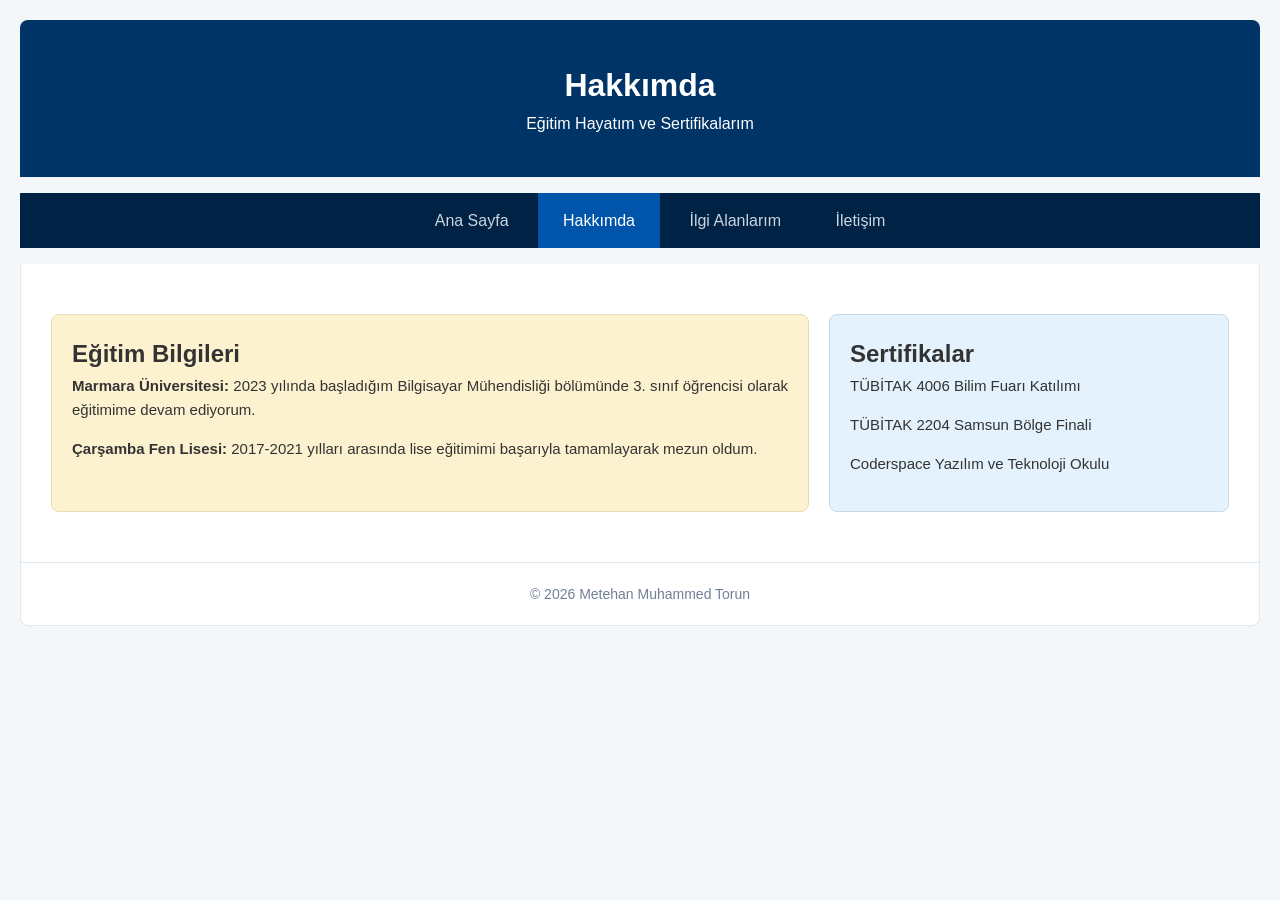
<file: about.html>
<!DOCTYPE html>
<html lang="tr">
<head>
    <meta charset="UTF-8">
    <title>Hakkımda | Metehan Muhammed Torun</title>
    <link rel="stylesheet" href="styles/style.css">
</head>
<body>
    <header>
        <h1>Hakkımda</h1>
        <p>Eğitim Hayatım ve Sertifikalarım</p>
    </header>

    <nav>
        <ul>
            <li><a href="index.html">Ana Sayfa</a></li>
            <li><a href="about.html" class="active">Hakkımda</a></li>
            <li><a href="interests.html">İlgi Alanlarım</a></li>
            <li><a href="contact.html">İletişim</a></li>
        </ul>
    </nav>

    <main>
        <div class="content-container">
            <section class="main-column">
                <h2>Eğitim Bilgileri</h2>
                <p><strong>Marmara Üniversitesi:</strong> 2023 yılında başladığım Bilgisayar Mühendisliği bölümünde 3. sınıf öğrencisi olarak eğitimime devam ediyorum.</p>
                <p><strong>Çarşamba Fen Lisesi:</strong> 2017-2021 yılları arasında lise eğitimimi başarıyla tamamlayarak mezun oldum.</p>
            </section>

            <aside class="side-column">
                <h2>Sertifikalar</h2>
                <p>TÜBİTAK 4006 Bilim Fuarı Katılımı</p>
                <p>TÜBİTAK 2204 Samsun Bölge Finali</p>
                <p>Coderspace Yazılım ve Teknoloji Okulu</p>
            </aside>
        </div>
    </main>

    <footer>
        <p>© 2026 Metehan Muhammed Torun</p>
    </footer>
</body>
</html>
</file>
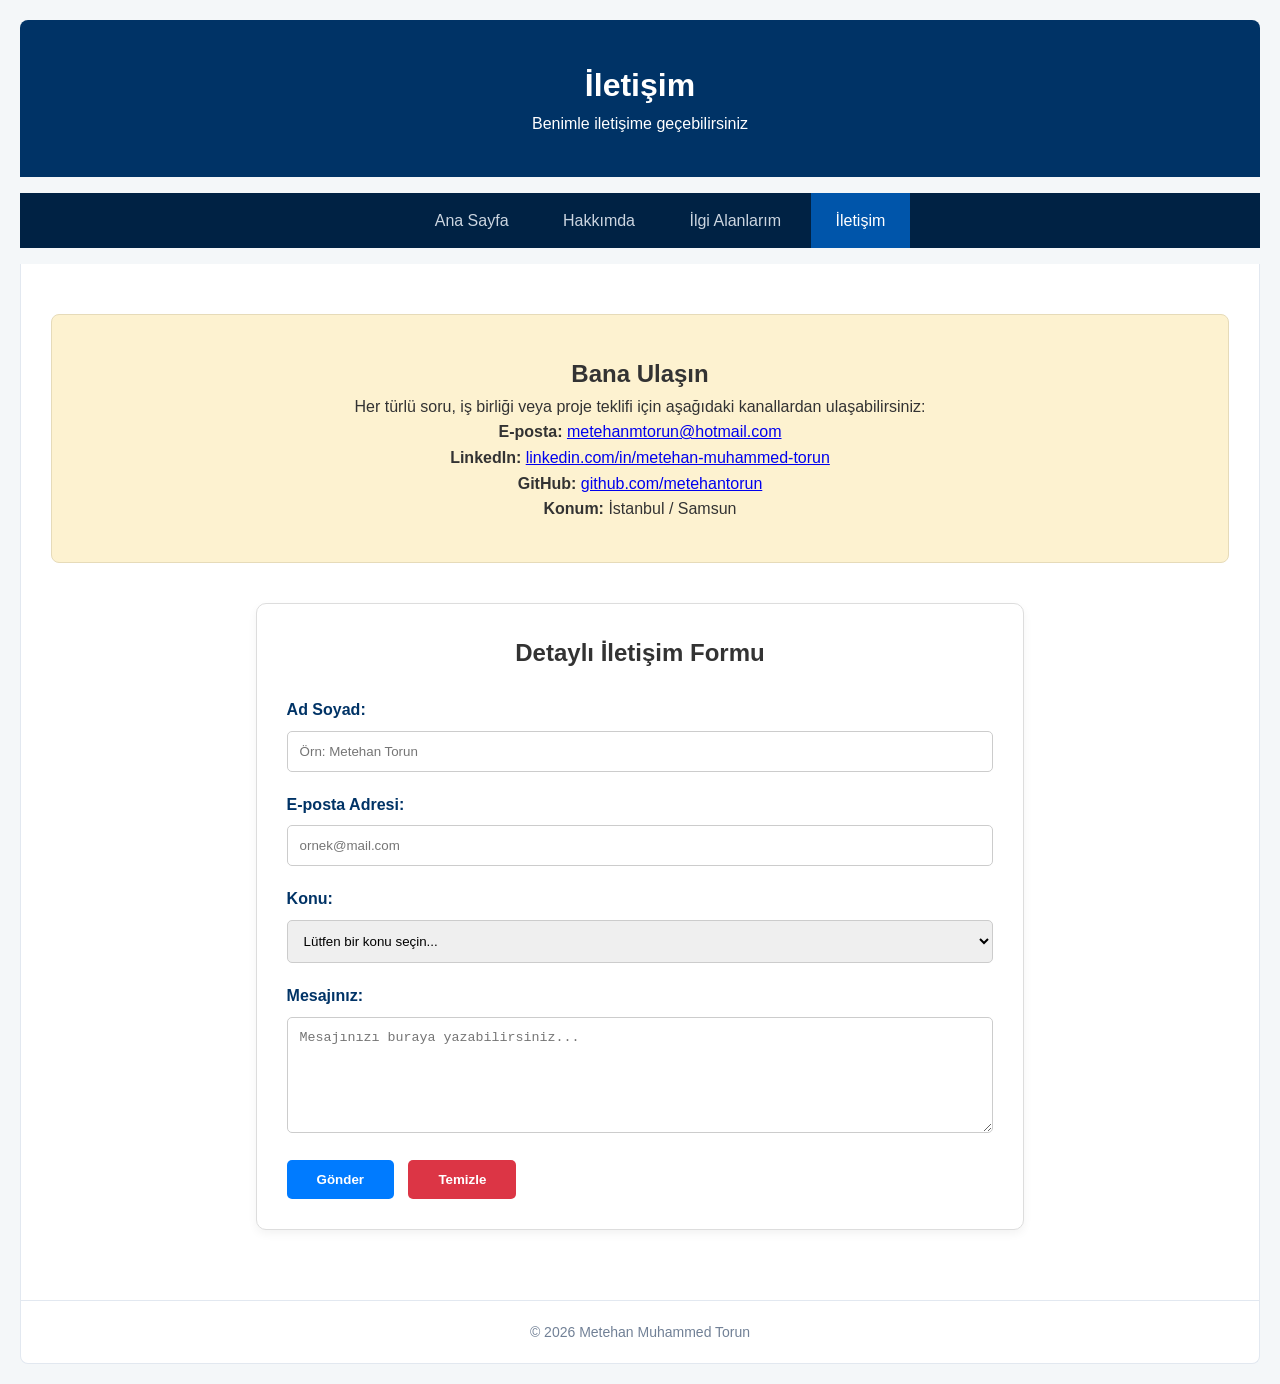
<file: contact.html>
<!DOCTYPE html>
<html lang="tr">
<head>
    <meta charset="UTF-8">
    <title>İletişim | Metehan Muhammed Torun</title>
    <link rel="stylesheet" href="styles/style.css">
</head>
<body>
    <header>
        <h1>İletişim</h1>
        <p>Benimle iletişime geçebilirsiniz</p>
    </header>

    <nav>
        <ul>
            <li><a href="index.html">Ana Sayfa</a></li>
            <li><a href="about.html">Hakkımda</a></li>
            <li><a href="interests.html">İlgi Alanlarım</a></li>
            <li><a href="contact.html" class="active">İletişim</a></li>
        </ul>
    </nav>

    <main>
        <div class="content-container" style="display: block; text-align: center; margin-bottom: 30px;">
            <section style="background-color: #fdf2d0; padding: 40px; border-radius: 8px; border: 1px solid #e6dbb9;">
                <h2>Bana Ulaşın</h2>
                <p>Her türlü soru, iş birliği veya proje teklifi için aşağıdaki kanallardan ulaşabilirsiniz:</p>
                <p><strong>E-posta:</strong> <a href="mailto:metehanmtorun@hotmail.com">metehanmtorun@hotmail.com</a></p>
                <p><strong>LinkedIn:</strong> <a href="https://www.linkedin.com/in/metehan-muhammed-torun/" target="_blank">linkedin.com/in/metehan-muhammed-torun</a></p>
                <p><strong>GitHub:</strong> <a href="https://github.com/metehantorun" target="_blank">github.com/metehantorun</a></p>
                <p><strong>Konum:</strong> İstanbul / Samsun</p>
            </section>
        </div>

        <div class="contact-container">
            <h2>Detaylı İletişim Formu</h2>
            <form action="#">
                <label for="ad-soyad">Ad Soyad:</label>
                <input type="text" id="ad-soyad" name="ad-soyad" placeholder="Örn: Metehan Torun" required>

                <label for="email">E-posta Adresi:</label>
                <input type="email" id="email" name="email" placeholder="ornek@mail.com" required>

                <label for="konu">Konu:</label>
                <select id="konu" name="konu">
                    <option value="">Lütfen bir konu seçin...</option>
                    <option value="is-teklifi">İş Teklifi</option>
                    <option value="soru">Soru</option>
                    <option value="geri-bildirim">Geri Bildirim</option>
                </select>

                <label for="mesaj">Mesajınız:</label>
                <textarea id="mesaj" name="mesaj" rows="6" placeholder="Mesajınızı buraya yazabilirsiniz..."></textarea>

                <div class="form-buttons">
                    <button type="submit" class="btn-gonder">Gönder</button>
                    <button type="reset" class="btn-temizle">Temizle</button>
                </div>
            </form>
        </div>
    </main>

    <footer>
        <p>© 2026 Metehan Muhammed Torun</p>
    </footer>
</body>
</html>
</file>
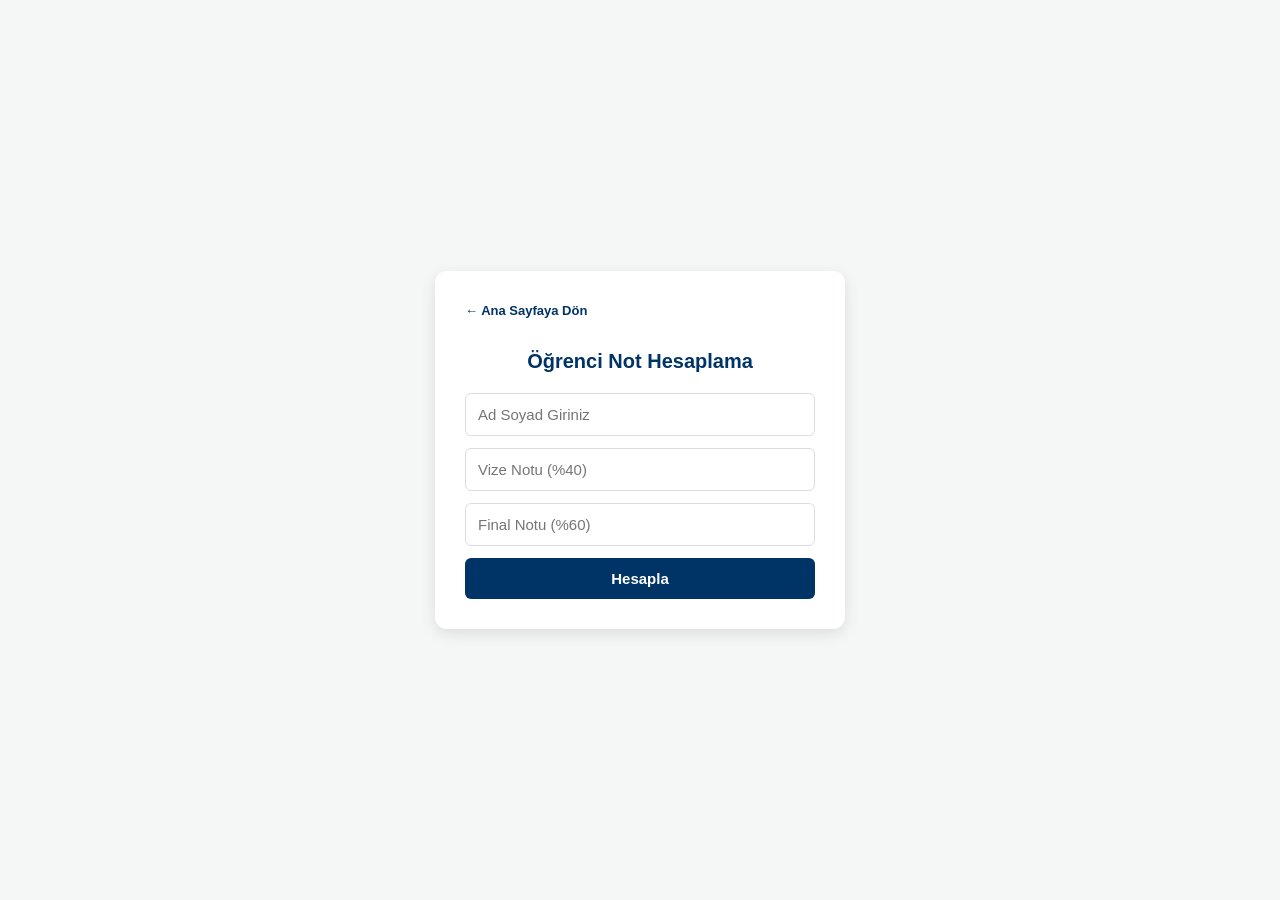
<file: hafta6-1.html>
<!DOCTYPE html>
<html lang="tr">
<head>
    <meta charset="UTF-8">
    <title>Öğrenci Not Hesaplama | Metehan Muhammed Torun</title>
    <link rel="stylesheet" href="styles/lab6.css">
</head>
<body>
    <div class="container">
        <a href="index.html" class="back-link">← Ana Sayfaya Dön</a>
        <h2>Öğrenci Not Hesaplama</h2>
        
        <div class="form-group" id="notFormu">
            <input type="text" id="ogrenciAd" placeholder="Ad Soyad Giriniz" autocomplete="off">
            <input type="number" id="vizeNot" placeholder="Vize Notu (%40)" autocomplete="off">
            <input type="number" id="finalNot" placeholder="Final Notu (%60)" autocomplete="off">
            <button onclick="hesaplaNot()">Hesapla</button>
        </div>

        <div id="sonucAlani" class="result-box" style="display:none;">
            <h3 id="resAd" style="margin-bottom: 10px; color: #003366;"></h3>
            <p id="resOrtalama"></p>
            <p id="resHarf"></p>
            <p id="resDurum" style="font-weight: bold;"></p>
        </div>
    </div>

    <script src="scripts/hafta6-1.js"></script>
</body>
</html>
</file>
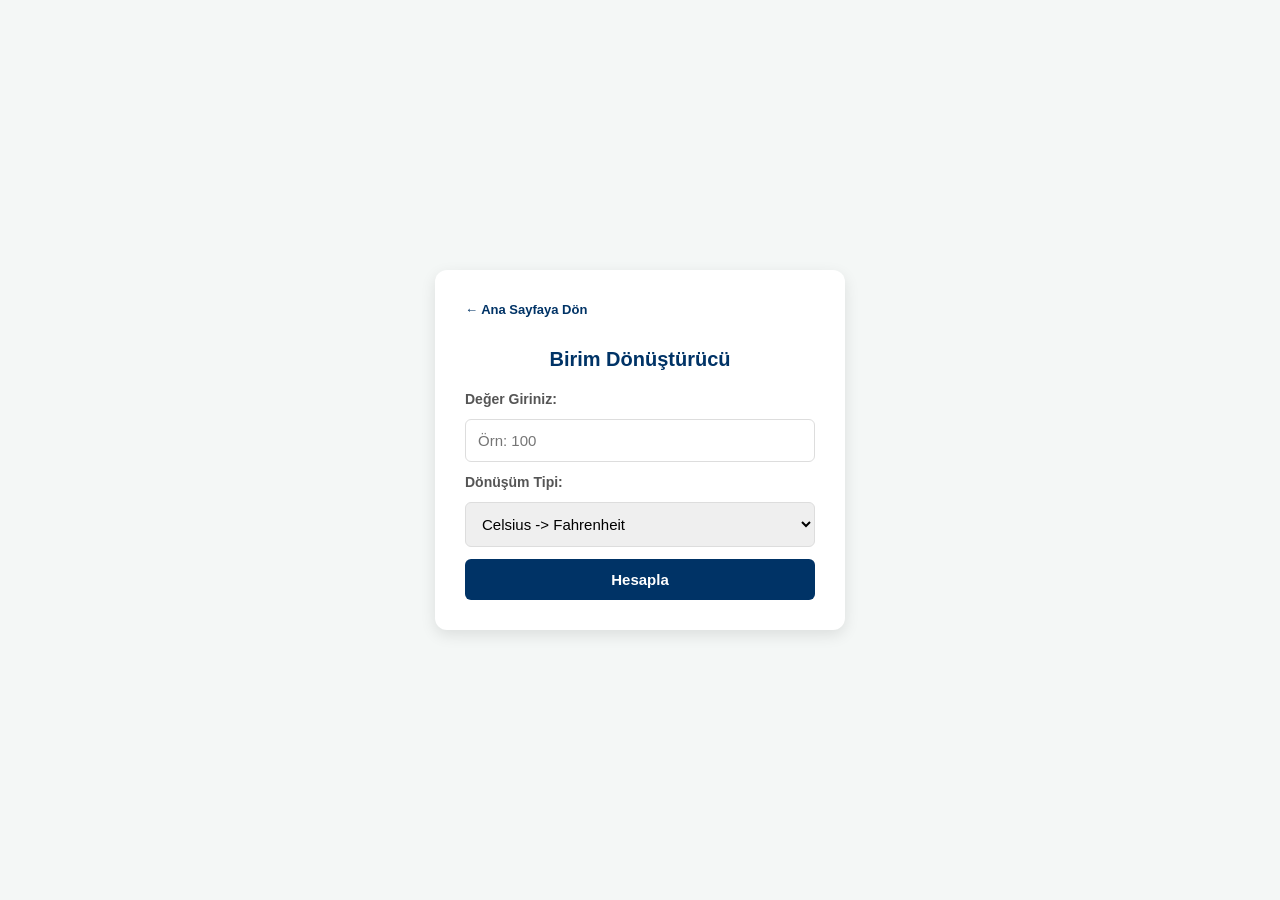
<file: hafta6-2.html>
<!DOCTYPE html>
<html lang="tr">
<head>
    <meta charset="UTF-8">
    <title>Birim Dönüştürücü | Metehan Muhammed Torun</title>
    <link rel="stylesheet" href="styles/lab6.css">
</head>
<body>
    <div class="container">
        <a href="index.html" class="back-link">← Ana Sayfaya Dön</a>
        <h2>Birim Dönüştürücü</h2>
        
        <div class="form-group">
            <label>Değer Giriniz:</label>
            <input type="number" id="birimDeger" placeholder="Örn: 100">
            
            <label>Dönüşüm Tipi:</label>
            <select id="donusumTipi">
                <option value="c2f">Celsius -> Fahrenheit</option>
                <option value="f2c">Fahrenheit -> Celsius</option>
                <option value="m2k">Metre -> Kilometre</option>
                <option value="k2g">Kilogram -> Gram</option>
            </select>
            
            <button onclick="donustur()">Hesapla</button>
        </div>

        <div id="birimSonuc" class="result-box" style="display:none;">
            <p id="resSonucText" style="font-weight: bold; color: #003366;"></p>
        </div>
    </div>

    <script src="scripts/hafta6-2.js"></script>
</body>
</html>
</file>
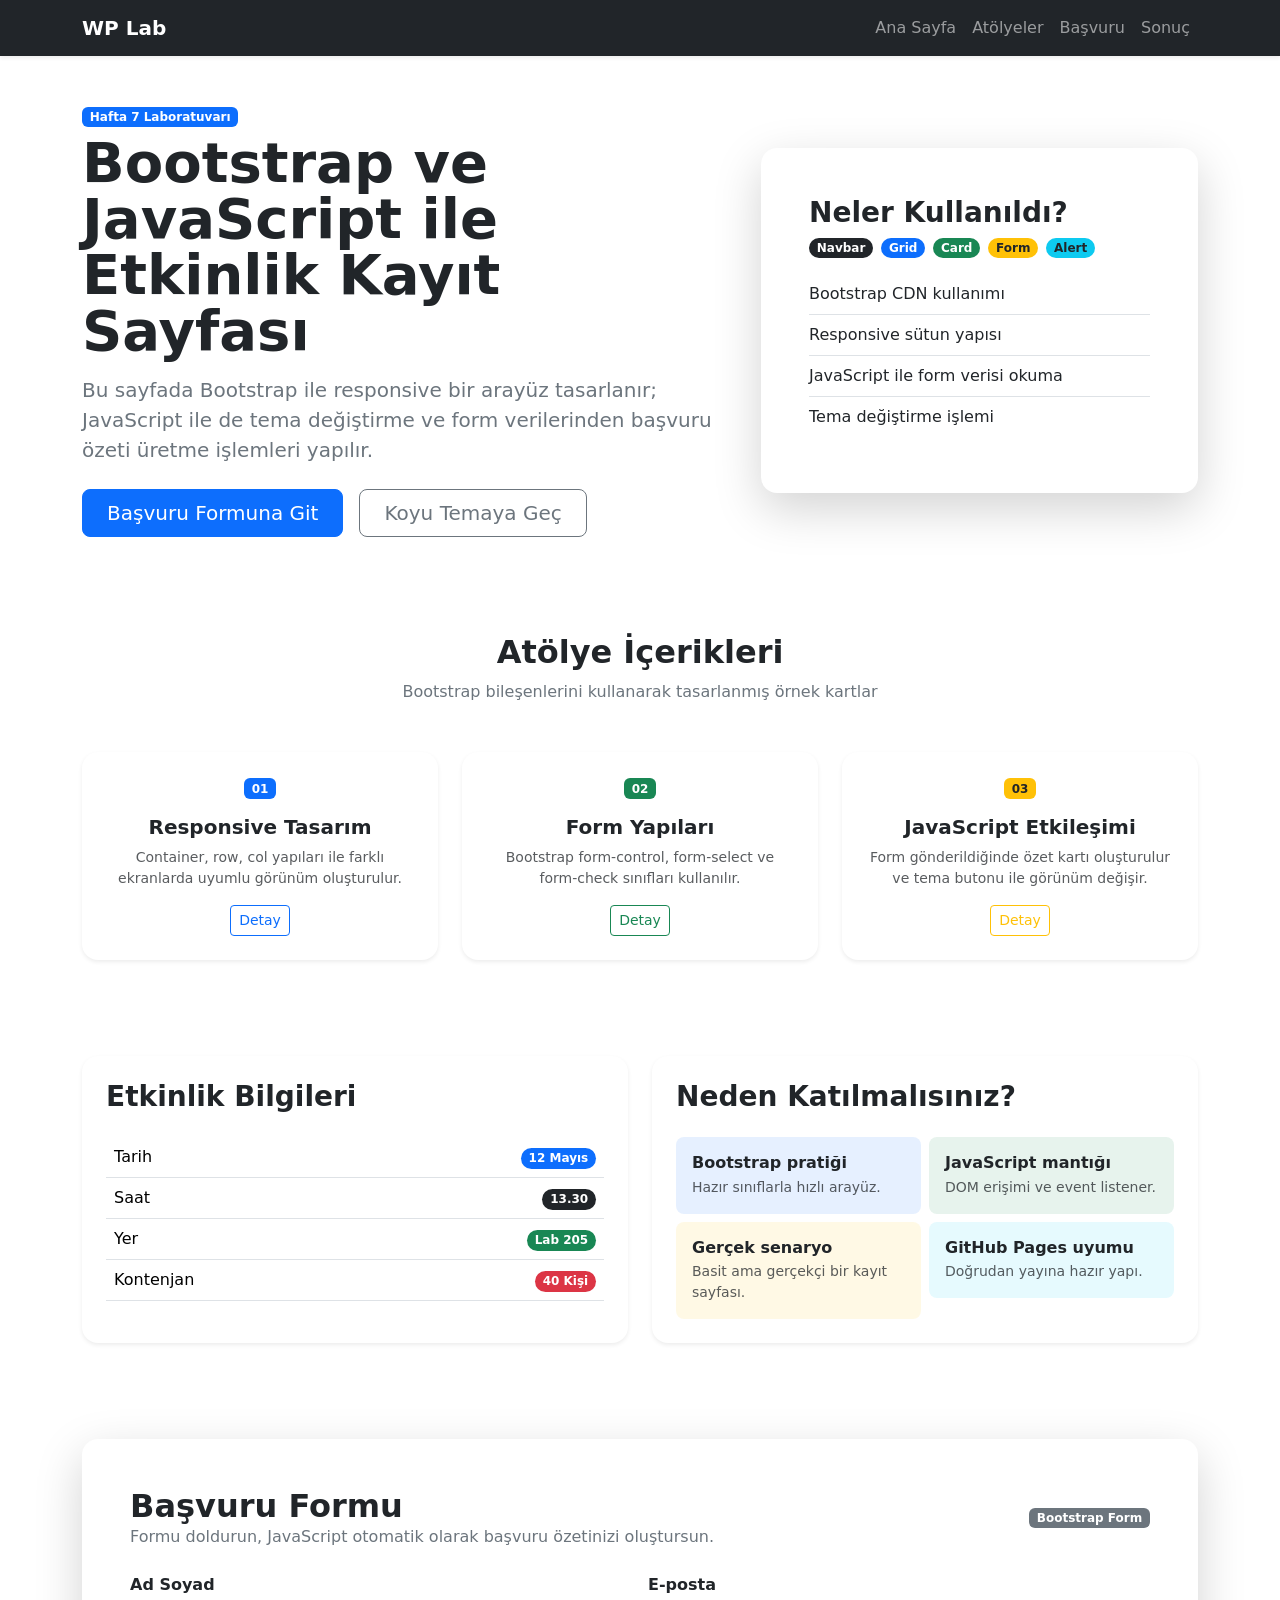
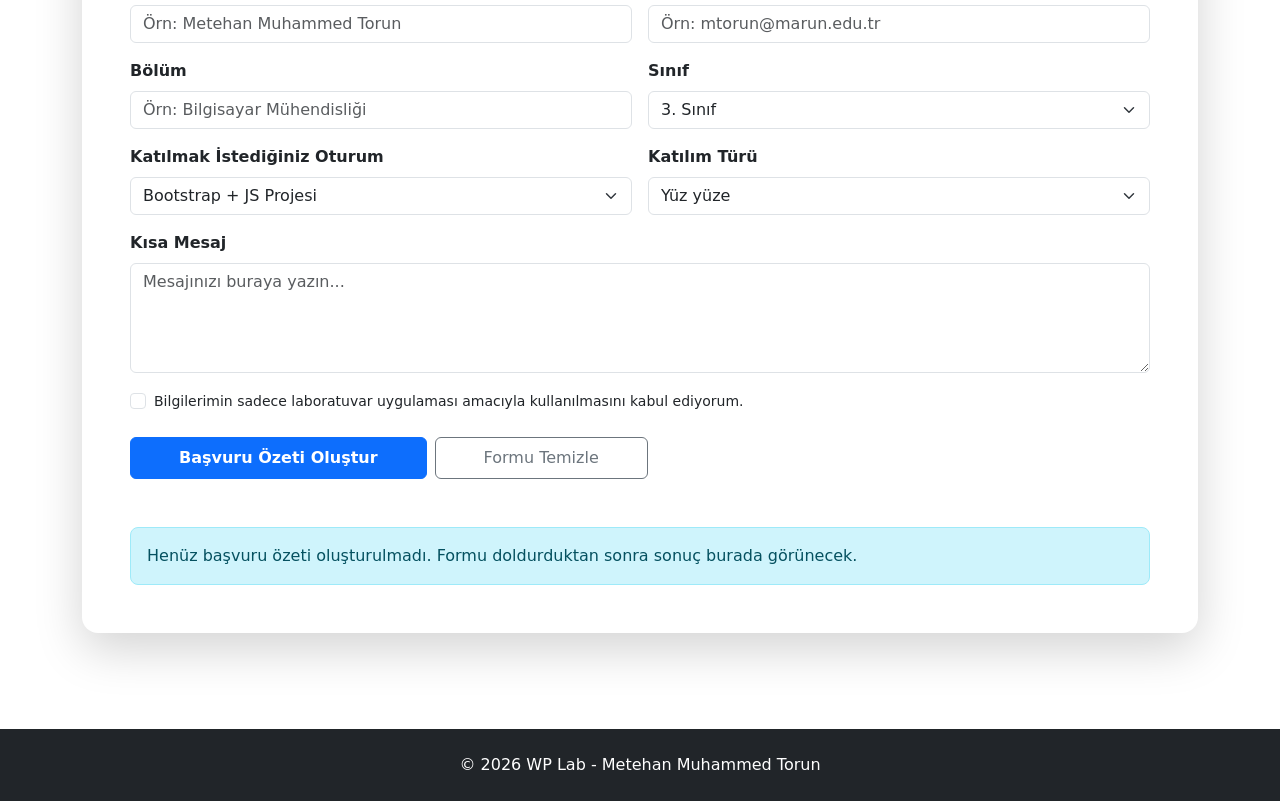
<file: hafta7.html>
<!DOCTYPE html>
<html lang="tr">
<head>
    <meta charset="UTF-8">
    <meta name="viewport" content="width=device-width, initial-scale=1.0">
    <title>Hafta 7 | Bootstrap & JS | Metehan Muhammed Torun</title>
    <link href="https://cdn.jsdelivr.net/npm/bootstrap@5.3.3/dist/css/bootstrap.min.css" rel="stylesheet">
    <link rel="stylesheet" href="styles/hafta7.css">
</head>
<body id="mainBody">

    <nav class="navbar navbar-expand-lg navbar-dark bg-dark shadow shadow-sm">
        <div class="container">
            <a class="navbar-brand fw-bold" href="#">WP Lab</a>
            <div class="navbar-nav ms-auto">
                <a class="nav-link" href="index.html">Ana Sayfa</a>
                <a class="nav-link" href="#atolyeler">Atölyeler</a>
                <a class="nav-link" href="#basvuru">Başvuru</a>
                <a class="nav-link" href="#">Sonuç</a>
            </div>
        </div>
    </nav>

    <header class="container py-5">
        <div class="row align-items-center g-5">
            <div class="col-lg-7 text-center text-lg-start">
                <span class="badge bg-primary mb-2">Hafta 7 Laboratuvarı</span>
                <h1 class="display-4 fw-bold lh-1 mb-3">Bootstrap ve JavaScript ile Etkinlik Kayıt Sayfası</h1>
                <p class="lead text-secondary">Bu sayfada Bootstrap ile responsive bir arayüz tasarlanır; JavaScript ile de tema değiştirme ve form verilerinden başvuru özeti üretme işlemleri yapılır.</p>
                <div class="d-grid gap-2 d-md-flex justify-content-md-start mt-4">
                    <a href="#basvuru" class="btn btn-primary btn-lg px-4 me-md-2">Başvuru Formuna Git</a>
                    <button id="themeBtn" class="btn btn-outline-secondary btn-lg px-4">Koyu Temaya Geç</button>
                </div>
            </div>
            <div class="col-lg-5">
                <div class="card shadow-lg rounded-4 border-0">
                    <div class="card-body p-5">
                        <h3 class="fw-bold">Neler Kullanıldı?</h3>
                        <div class="d-flex flex-wrap gap-2 mb-4">
                            <span class="badge rounded-pill bg-dark">Navbar</span>
                            <span class="badge rounded-pill bg-primary">Grid</span>
                            <span class="badge rounded-pill bg-success">Card</span>
                            <span class="badge rounded-pill bg-warning text-dark">Form</span>
                            <span class="badge rounded-pill bg-info text-dark">Alert</span>
                        </div>
                        <ul class="list-unstyled">
                            <li class="mb-2 border-bottom pb-2">Bootstrap CDN kullanımı</li>
                            <li class="mb-2 border-bottom pb-2">Responsive sütun yapısı</li>
                            <li class="mb-2 border-bottom pb-2">JavaScript ile form verisi okuma</li>
                            <li>Tema değiştirme işlemi</li>
                        </ul>
                    </div>
                </div>
            </div>
        </div>
    </header>

    <section id="atolyeler" class="container py-5 text-center">
        <h2 class="fw-bold mb-2">Atölye İçerikleri</h2>
        <p class="text-secondary mb-5">Bootstrap bileşenlerini kullanarak tasarlanmış örnek kartlar</p>
        <div class="row g-4"> <div class="col-md-4">
                <div class="card h-100 shadow-sm border-0 rounded-4">
                    <div class="card-body p-4">
                        <span class="badge bg-primary mb-3">01</span>
                        <h5 class="fw-bold">Responsive Tasarım</h5>
                        <p class="text-muted small">Container, row, col yapıları ile farklı ekranlarda uyumlu görünüm oluşturulur.</p>
                        <button class="btn btn-outline-primary btn-sm">Detay</button>
                    </div>
                </div>
            </div>
            <div class="col-md-4">
                <div class="card h-100 shadow-sm border-0 rounded-4">
                    <div class="card-body p-4">
                        <span class="badge bg-success mb-3">02</span>
                        <h5 class="fw-bold">Form Yapıları</h5>
                        <p class="text-muted small">Bootstrap form-control, form-select ve form-check sınıfları kullanılır.</p>
                        <button class="btn btn-outline-success btn-sm">Detay</button>
                    </div>
                </div>
            </div>
            <div class="col-md-4">
                <div class="card h-100 shadow-sm border-0 rounded-4">
                    <div class="card-body p-4">
                        <span class="badge bg-warning text-dark mb-3">03</span>
                        <h5 class="fw-bold">JavaScript Etkileşimi</h5>
                        <p class="text-muted small">Form gönderildiğinde özet kartı oluşturulur ve tema butonu ile görünüm değişir.</p>
                        <button class="btn btn-outline-warning text-dark btn-sm">Detay</button>
                    </div>
                </div>
            </div>
        </div>
    </section>

    <section class="container py-5">
        <div class="row g-4">
            <div class="col-lg-6">
                <div class="card shadow-sm border-0 rounded-4 p-4 h-100">
                    <h3 class="fw-bold mb-4">Etkinlik Bilgileri</h3>
                    <table class="table align-middle">
                        <tbody>
                            <tr><td>Tarih</td><td class="text-end"><span class="badge bg-primary rounded-pill">12 Mayıs</span></td></tr>
                            <tr><td>Saat</td><td class="text-end"><span class="badge bg-dark rounded-pill">13.30</span></td></tr>
                            <tr><td>Yer</td><td class="text-end"><span class="badge bg-success rounded-pill">Lab 205</span></td></tr>
                            <tr><td>Kontenjan</td><td class="text-end"><span class="badge bg-danger rounded-pill">40 Kişi</span></td></tr>
                        </tbody>
                    </table>
                </div>
            </div>
            <div class="col-lg-6">
                <div class="card shadow-sm border-0 rounded-4 p-4 h-100">
                    <h3 class="fw-bold mb-4">Neden Katılmalısınız?</h3>
                    <div class="row g-2">
                        <div class="col-6"><div class="p-3 bg-primary bg-opacity-10 rounded-3"><h6 class="fw-bold mb-1">Bootstrap pratiği</h6><p class="small mb-0 text-muted">Hazır sınıflarla hızlı arayüz.</p></div></div>
                        <div class="col-6"><div class="p-3 bg-success bg-opacity-10 rounded-3"><h6 class="fw-bold mb-1">JavaScript mantığı</h6><p class="small mb-0 text-muted">DOM erişimi ve event listener.</p></div></div>
                        <div class="col-6"><div class="p-3 bg-warning bg-opacity-10 rounded-3"><h6 class="fw-bold mb-1">Gerçek senaryo</h6><p class="small mb-0 text-muted">Basit ama gerçekçi bir kayıt sayfası.</p></div></div>
                        <div class="col-6"><div class="p-3 bg-info bg-opacity-10 rounded-3"><h6 class="fw-bold mb-1">GitHub Pages uyumu</h6><p class="small mb-0 text-muted">Doğrudan yayına hazır yapı.</p></div></div>
                    </div>
                </div>
            </div>
        </div>
    </section>

    <section id="basvuru" class="container py-5 mb-5">
        <div class="card shadow-lg border-0 rounded-4 p-4 p-lg-5">
            <div class="d-flex justify-content-between align-items-center mb-4">
                <div>
                    <h2 class="fw-bold mb-0">Başvuru Formu</h2>
                    <p class="text-secondary mb-0">Formu doldurun, JavaScript otomatik olarak başvuru özetinizi oluştursun.</p>
                </div>
                <span class="badge bg-secondary">Bootstrap Form</span>
            </div>
            <form id="registrationForm">
                <div class="row g-3 mb-3">
                    <div class="col-md-6"><label class="form-label fw-semibold">Ad Soyad</label><input type="text" id="fullName" class="form-control" placeholder="Örn: Metehan Muhammed Torun " required></div>
                    <div class="col-md-6"><label class="form-label fw-semibold">E-posta</label><input type="email" id="email" class="form-control" placeholder="Örn: mtorun@marun.edu.tr" required></div>
                </div>
                <div class="row g-3 mb-3">
                    <div class="col-md-6"><label class="form-label fw-semibold">Bölüm</label><input type="text" id="department" class="form-control" placeholder="Örn: Bilgisayar Mühendisliği" required></div>
                    <div class="col-md-6"><label class="form-label fw-semibold">Sınıf</label><select id="grade" class="form-select"><option value="1. Sınıf">1. Sınıf</option><option value="2. Sınıf" >2. Sınıf</option><option value="3. Sınıf" selected>3. Sınıf</option><option value="4. Sınıf">4. Sınıf</option></select></div>
                </div>
                <div class="row g-3 mb-3">
                    <div class="col-md-6"><label class="form-label fw-semibold">Katılmak İstediğiniz Oturum</label><select id="session" class="form-select"><option value="Bootstrap + JS Projesi">Bootstrap + JS Projesi</option><option value="React Giriş">React Giriş</option></select></div>
                    <div class="col-md-6"><label class="form-label fw-semibold">Katılım Türü</label><select id="mode" class="form-select"><option value="Yüz yüze">Yüz yüze</option><option value="Online">Online</option></select></div>
                </div>
                <div class="mb-3"><label class="form-label fw-semibold">Kısa Mesaj</label><textarea id="message" class="form-control" rows="4" placeholder="Mesajınızı buraya yazın..."></textarea></div>
                <div class="form-check mb-4"><input class="form-check-input" type="checkbox" id="terms" required><label class="form-check-label small" for="terms">Bilgilerimin sadece laboratuvar uygulaması amacıyla kullanılmasını kabul ediyorum.</label></div>
                <div class="d-flex gap-2"><button type="submit" class="btn btn-primary px-5 py-2 fw-bold">Başvuru Özeti Oluştur</button><button type="reset" class="btn btn-outline-secondary px-5 py-2">Formu Temizle</button></div>
            </form>
            
            <div id="resultArea" class="mt-5">
                <div class="alert alert-info py-3 rounded-3 mb-0">Henüz başvuru özeti oluşturulmadı. Formu doldurduktan sonra sonuç burada görünecek.</div>
            </div>
        </div>
    </section>

    <footer class="bg-dark text-white py-4 text-center mt-5">
        <p class="mb-0">© 2026 WP Lab - Metehan Muhammed Torun</p>
    </footer>

    <script src="https://cdn.jsdelivr.net/npm/bootstrap@5.3.3/dist/js/bootstrap.bundle.min.js"></script>
    <script src="scripts/hafta7.js"></script>
</body>
</html>
</file>
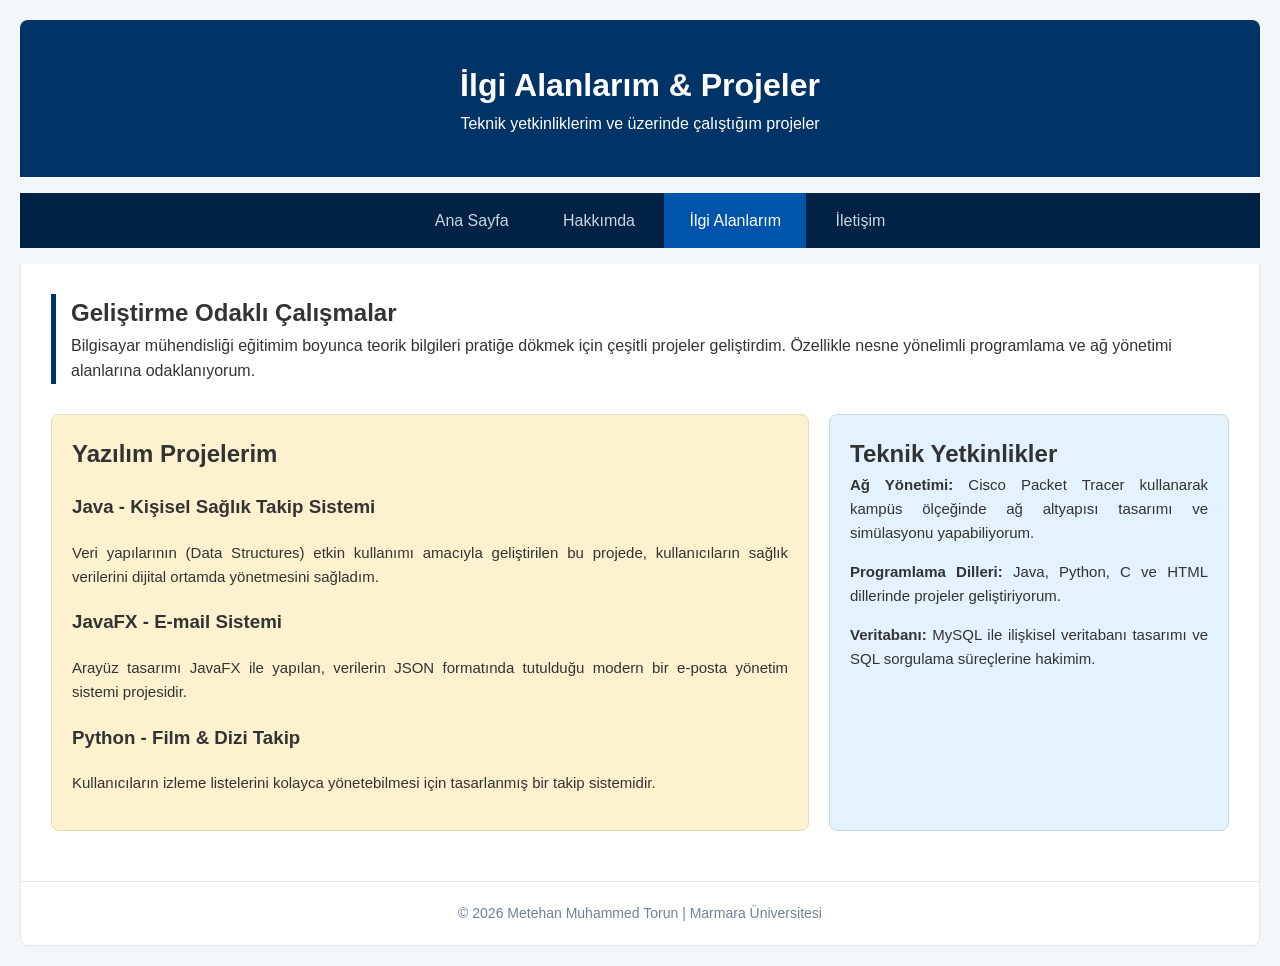
<file: interests.html>
<!DOCTYPE html>
<html lang="tr">
<head>
    <meta charset="UTF-8">
    <title>İlgi Alanlarım | Metehan Muhammed Torun</title>
    <link rel="stylesheet" href="styles/style.css">
</head>
<body>
    <header>
        <h1>İlgi Alanlarım & Projeler</h1>
        <p>Teknik yetkinliklerim ve üzerinde çalıştığım projeler</p>
    </header>

    <nav>
        <ul>
            <li><a href="index.html">Ana Sayfa</a></li>
            <li><a href="about.html">Hakkımda</a></li>
            <li><a href="interests.html" class="active">İlgi Alanlarım</a></li>
            <li><a href="contact.html">İletişim</a></li>
            
        </ul>
    </nav>

    <main>
        <section class="intro">
            <h2>Geliştirme Odaklı Çalışmalar</h2>
            <p>Bilgisayar mühendisliği eğitimim boyunca teorik bilgileri pratiğe dökmek için çeşitli projeler geliştirdim. Özellikle nesne yönelimli programlama ve ağ yönetimi alanlarına odaklanıyorum.</p>
        </section>

        <div class="content-container">
            <section class="main-column" style="background-color: #fdf2d0;">
                <h2>Yazılım Projelerim</h2>
                <div class="project-item">
                    <h3>Java - Kişisel Sağlık Takip Sistemi</h3>
                    <p>Veri yapılarının (Data Structures) etkin kullanımı amacıyla geliştirilen bu projede, kullanıcıların sağlık verilerini dijital ortamda yönetmesini sağladım.</p>
                </div>
                <div class="project-item">
                    <h3>JavaFX - E-mail Sistemi</h3>
                    <p>Arayüz tasarımı JavaFX ile yapılan, verilerin JSON formatında tutulduğu modern bir e-posta yönetim sistemi projesidir.</p>
                </div>
                <div class="project-item">
                    <h3>Python - Film & Dizi Takip</h3>
                    <p>Kullanıcıların izleme listelerini kolayca yönetebilmesi için tasarlanmış bir takip sistemidir.</p>
                </div>
            </section>

            <aside class="side-column">
                <h2>Teknik Yetkinlikler</h2>
                <p><strong>Ağ Yönetimi:</strong> Cisco Packet Tracer kullanarak kampüs ölçeğinde ağ altyapısı tasarımı ve simülasyonu yapabiliyorum.</p>
                <p><strong>Programlama Dilleri:</strong> Java, Python, C ve HTML dillerinde projeler geliştiriyorum.</p>
                <p><strong>Veritabanı:</strong> MySQL ile ilişkisel veritabanı tasarımı ve SQL sorgulama süreçlerine hakimim.</p>
            </aside>
        </div>
    </main>

    <footer>
        <p>© 2026 Metehan Muhammed Torun | Marmara Üniversitesi</p>
    </footer>
</body>
</html>
</file>
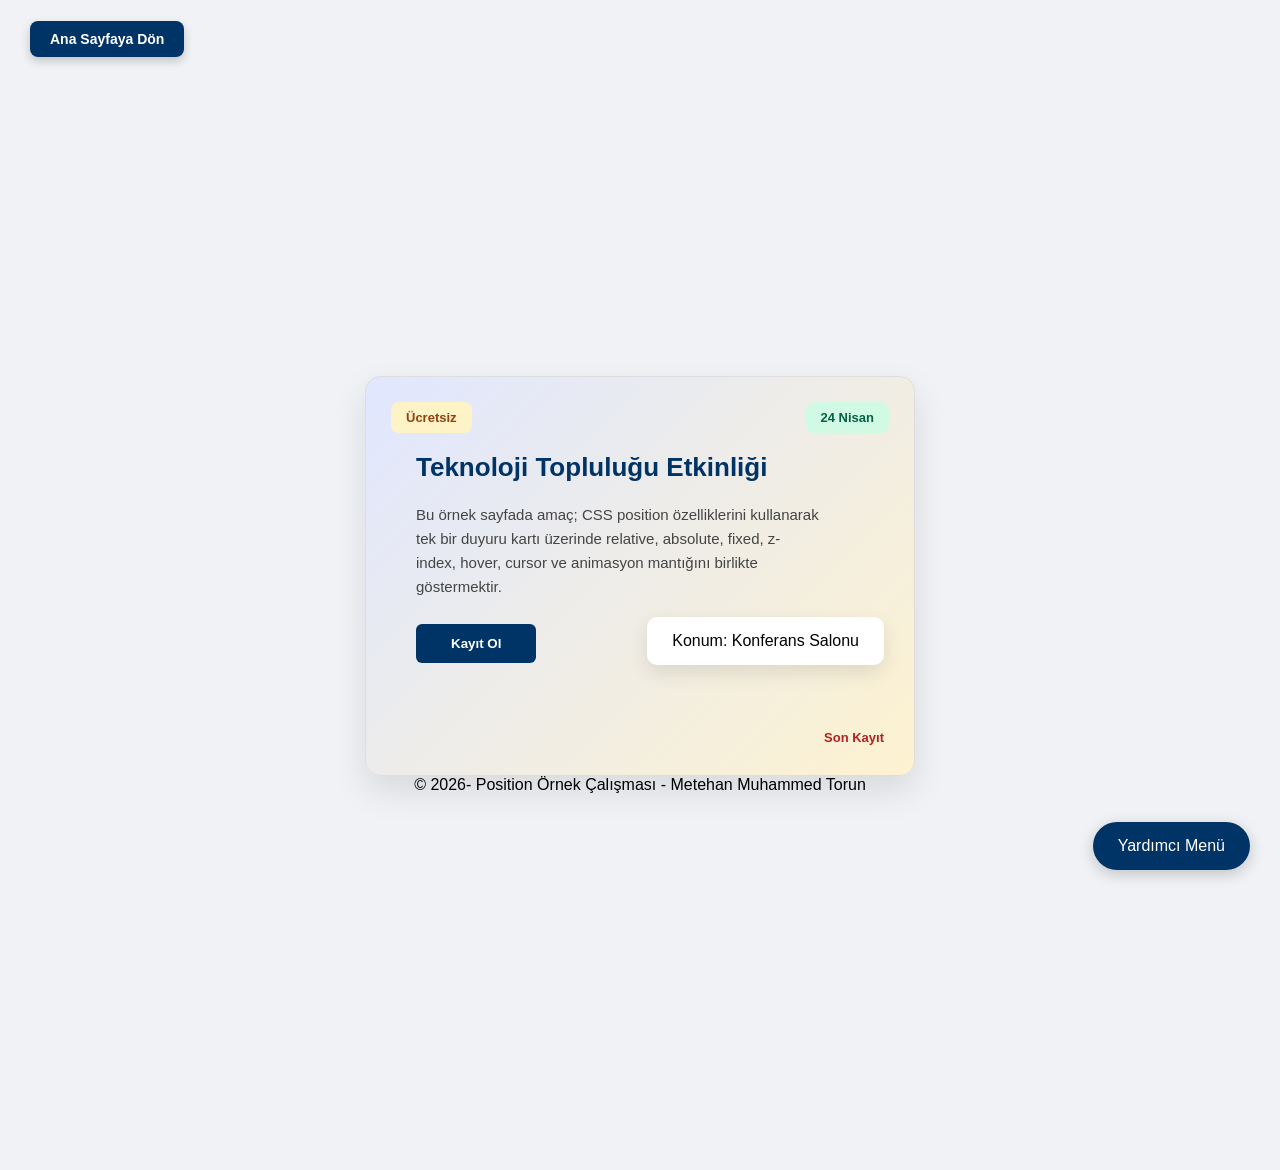
<file: lab-position.html>
<!DOCTYPE html>
<html lang="tr">
<head>
    <meta charset="UTF-8">
    <title>Position Ödevi | Metehan Muhammed Torun</title>
    <link rel="stylesheet" href="styles/position-style.css">
</head>
<body>

    <div class="nav-top">
        <a href="index.html" class="back-button">Ana Sayfaya Dön</a>
    </div>

    <div class="fixed-helper">
        <span>Yardımcı Menü</span>
    </div>

    <main class="container">
        <div class="announcement-card">
            
            <div class="badge badge-left">Ücretsiz</div>
            <div class="badge badge-right">24 Nisan</div>
            <div class="info-box">Konum: Konferans Salonu</div>
            <div class="status-tag">Son Kayıt</div>

            <div class="card-content">
                <h2>Teknoloji Topluluğu Etkinliği</h2>
                <p>Bu örnek sayfada amaç; CSS position özelliklerini kullanarak tek bir duyuru kartı üzerinde relative, absolute, fixed, z-index, hover, cursor ve animasyon mantığını birlikte göstermektir.</p>
                <button class="action-btn">Kayıt Ol</button>
            </div>
        </div>
    </main>

    <footer class="page-footer">
        <p>© 2026- Position Örnek Çalışması - Metehan Muhammed Torun</p>
    </footer>

</body>
</html>
</file>
<file: styles/style.css>
body, h1, h2, p, a {
    font-family: 'Segoe UI', Roboto, Helvetica, Arial, sans-serif;
    margin: 0;
    padding: 0;
}

body {
    background-color: #f4f7f9;
    color: #333;
    line-height: 1.6;
    padding: 20px;
}

header {
    text-align: center;
    background-color: #003366;
    color: white;
    padding: 40px 20px;
    border-radius: 8px 8px 0 0;
}

header img {
    border: 4px solid rgba(255, 255, 255, 0.2);
    border-radius: 50%;
    margin-bottom: 15px;
}

nav {
    background-color: #002244;
    text-align: center;
}

nav ul {
    list-style: none;
}

nav ul li {
    display: inline-block;
}

nav ul li a {
    display: block;
    padding: 15px 25px;
    color: #cbd5e0;
    text-decoration: none;
    transition: all 0.3s ease;
}

nav ul li a:hover {
    background-color: #1a3a5a;
    color: white;
}

.active {
    background-color: #0055aa;
    color: white !important;
}

main {
    background: white;
    padding: 30px;
    border: 1px solid #e2e8f0;
    border-top: none;
}

.intro {
    margin-bottom: 30px;
    border-left: 5px solid #003366;
    padding-left: 15px;
}

.content-container {
    display: flex;
    gap: 20px;
    margin: 20px 0;
}

.main-column, .side-column {
    padding: 20px;
    border-radius: 8px;
    box-sizing: border-box;
}

.main-column {
    flex: 2;
    background-color: #fdf2d0;
    border: 1px solid #e6dbb9;
}

.side-column {
    flex: 1;
    background-color: #e3f2fd;
    border: 1px solid #c5d9e8;
}

.main-column p, .side-column p {
    font-size: 15px;
    text-align: justify;
    margin-bottom: 15px;
}

.side-column a {
    color: #0055aa;
    text-decoration: none;
    font-weight: bold;
}

.side-column a:hover {
    text-decoration: underline;
}

footer {
    text-align: center;
    padding: 20px;
    font-size: 14px;
    color: #718096;
    background-color: #fff;
    border: 1px solid #e2e8f0;
    border-top: none;
    border-radius: 0 0 8px 8px;
}
.contact-container {
    width: 60%; 
    margin: 40px auto;
    padding: 30px; 
    border: 1px solid #ddd; 
    border-radius: 10px; 
    background-color: #fff;
    box-shadow: 0 4px 10px rgba(0,0,0,0.05);
}

.contact-container h2 {
    text-align: center;
    margin-bottom: 25px;
}

.contact-container label {
    display: block;
    margin-bottom: 8px;
    font-weight: bold;
    color: #003366;
}


.contact-container input, 
.contact-container select, 
.contact-container textarea {
    width: 100%; 
    padding: 12px; 
    margin-bottom: 20px;
    border: 1px solid #ccc;
    border-radius: 5px;
    box-sizing: border-box; 
}

.btn-gonder {
    background-color: #007bff;
    color: white;
    padding: 12px 30px; 
    border: none; 
    border-radius: 5px;
    font-weight: bold;
    cursor: pointer;
    transition: background 0.3s;
}

.btn-gonder:hover {
    background-color: #0056b3;
}

.btn-temizle {
    background-color: #dc3545; 
    color: white;
    padding: 12px 30px;
    border: none;
    border-radius: 5px;
    font-weight: bold;
    cursor: pointer;
    margin-left: 10px;
}

.btn-temizle:hover {
    background-color: #a71d2a;
}
</file>
<file: styles/lab6.css>
body { 
    font-family: 'Segoe UI', sans-serif; 
    background: #f4f7f6; 
    display: flex; 
    justify-content: center; 
    align-items: center;
    height: 100vh;
    margin: 0;
}
.container { 
    background: white; 
    padding: 30px; 
    border-radius: 12px; 
    box-shadow: 0 5px 15px rgba(0,0,0,0.1); 
    width: 350px; 
}
h2 { color: #003366; margin-bottom: 20px; text-align: center; font-size: 20px; }
.form-group { display: flex; flex-direction: column; gap: 12px; }
label { font-size: 14px; font-weight: 600; color: #555; }
input, select, button { padding: 12px; border: 1px solid #ddd; border-radius: 6px; font-size: 15px; outline: none; }
button { background: #003366; color: white; cursor: pointer; border: none; font-weight: bold; transition: 0.3s; }
button:hover { background: #0055aa; }
.result-box { margin-top: 20px; padding: 15px; background: #e3f2fd; border-radius: 8px; text-align: center; border: 1px solid #bbdefb; }
.back-link { text-decoration: none; color: #003366; font-size: 13px; margin-bottom: 15px; display: inline-block; font-weight: bold; }
</file>
<file: styles/hafta7.css>
:root {
    --bg-color: #ffffff;
    --text-color: #212529;
    --card-bg: #ffffff;
    --card-border: rgba(0,0,0,.125);
}

body.dark-mode {
    --bg-color: #121212;
    --text-color: #f8f9fa;
    --card-bg: #1e1e1e;
    --card-border: #333333;
}

body {
    background-color: var(--bg-color) !important;
    color: var(--text-color) !important;
    transition: background-color 0.4s ease, color 0.4s ease;
}

body.dark-mode .card, 
body.dark-mode .alert, 
body.dark-mode .bg-light,
body.dark-mode .list-group-item,
body.dark-mode table,
body.dark-mode td,
body.dark-mode th {
    background-color: var(--card-bg) !important;
    color: var(--text-color) !important;
    border-color: var(--card-border) !important;
}

body.dark-mode .text-secondary, 
body.dark-mode .text-muted,
body.dark-mode .card-body p {
    color: #adb5bd !important;
}

.btn-outline-warning.text-dark {
    color: #ffc107 !important;
    border-color: #ffc107 !important;
}

.btn-outline-warning.text-dark:hover {
    color: #212529 !important;
    background-color: #ffc107 !important;
}

body.dark-mode .form-control, 
body.dark-mode .form-select {
    background-color: #2c2c2c !important;
    border-color: #444444 !important;
    color: #ffffff !important;
}

.card {
    transition: transform 0.3s ease, box-shadow 0.3s ease;
}

.card:hover {
    transform: translateY(-5px);
    box-shadow: 0 10px 20px rgba(0,0,0,0.15) !important;
}

.animate-fade-in {
    animation: fadeIn 0.6s ease-out;
}

@keyframes fadeIn {
    from { opacity: 0; transform: translateY(20px); }
    to { opacity: 1; transform: translateY(0); }
}
</file>
<file: styles/position-style.css>
* {
    margin: 0;
    padding: 0;
    box-sizing: border-box;
    font-family: 'Segoe UI', Tahoma, Geneva, Verdana, sans-serif;
}

body {
    background-color: #f0f2f5;
    min-height: 130vh;
    display: flex;
    flex-direction: column;
    justify-content: center;
    align-items: center;
}

.nav-top {
    position: absolute;
    top: 30px;
    left: 30px;
    z-index: 500;
}

.back-button {
    text-decoration: none;
    color: white; 
    background-color: #003366; 
    padding: 10px 20px;
    border-radius: 8px;
    font-size: 14px;
    font-weight: 600;
    box-shadow: 0 4px 10px rgba(0,0,0,0.2);
    transition: all 0.3s ease;
    border: none;
    cursor: pointer;
}

.back-button:hover {
    background-color: #0055aa;
    box-shadow: 0 6px 15px rgba(0,0,0,0.3);
    transform: translateY(-2px); 
}

.fixed-helper {
    position: fixed;
    bottom: 30px;
    right: 30px;
    background-color: #003366;
    color: white;
    padding: 15px 25px;
    border-radius: 50px;
    cursor: help; 
    z-index: 1000;
    box-shadow: 0 4px 15px rgba(0,0,0,0.2);
    transition: transform 0.3s ease;
}

.fixed-helper:hover {
    transform: scale(1.1);
}

.announcement-card {
    position: relative;
    width: 550px;
    height: 400px; 
    background: linear-gradient(135deg, #e0e7ff, #fdf2d0);
    border-radius: 15px;
    padding: 60px 50px 50px 50px; 
    box-shadow: 0 15px 35px rgba(0,0,0,0.1);
    border: 1px solid #ddd;
}

.badge {
    position: absolute;
    top: 25px;
    padding: 8px 15px;
    border-radius: 8px;
    font-weight: bold;
    font-size: 13px;
    z-index: 10;
}

.badge-left {
    left: 25px;
    background-color: #fef3c7;
    color: #92400e;
}

.badge-right {
    right: 25px;
    background-color: #d1fae5;
    color: #065f46;
}

.info-box {
    position: absolute;
    bottom: 110px;
    right: 30px;
    background: white;
    padding: 15px 25px;
    border-radius: 10px;
    box-shadow: 0 8px 20px rgba(0,0,0,0.1);
    cursor: crosshair; 
    z-index: 20;
    transition: all 0.4s cubic-bezier(0.175, 0.885, 0.32, 1.275);
}

.info-box:hover {
    transform: scale(1.1) rotate(-3deg);
}

.status-tag {
    position: absolute;
    bottom: 30px;
    right: 30px;
    font-size: 13px;
    font-weight: bold;
    color: #b22222;
    animation: blink 1.5s infinite;
}

.card-content h2 {
    color: #003366;
    font-size: 26px;
    margin-top: 15px; 
    margin-bottom: 20px;
}

.card-content p {
    font-size: 15px;
    line-height: 1.6;
    color: #444;
    width: 90%;
}

.action-btn {
    margin-top: 25px;
    padding: 12px 35px;
    background-color: #003366;
    color: white;
    border: none;
    border-radius: 6px;
    cursor: pointer; 
    font-weight: bold;
    transition: 0.3s;
}

.action-btn:hover {
    background-color: #0055aa;
    box-shadow: 0 4px 12px rgba(0,51,102,0.3);
}

.action-btn:active {
    transform: scale(0.95); 
}

@keyframes blink {
    0% { opacity: 1; }
    50% { opacity: 0.4; }
    100% { opacity: 1; }
}

}

.page-footer {
    margin-top: 50px;
    color: #888;
    font-size: 13px;
}
</file>
